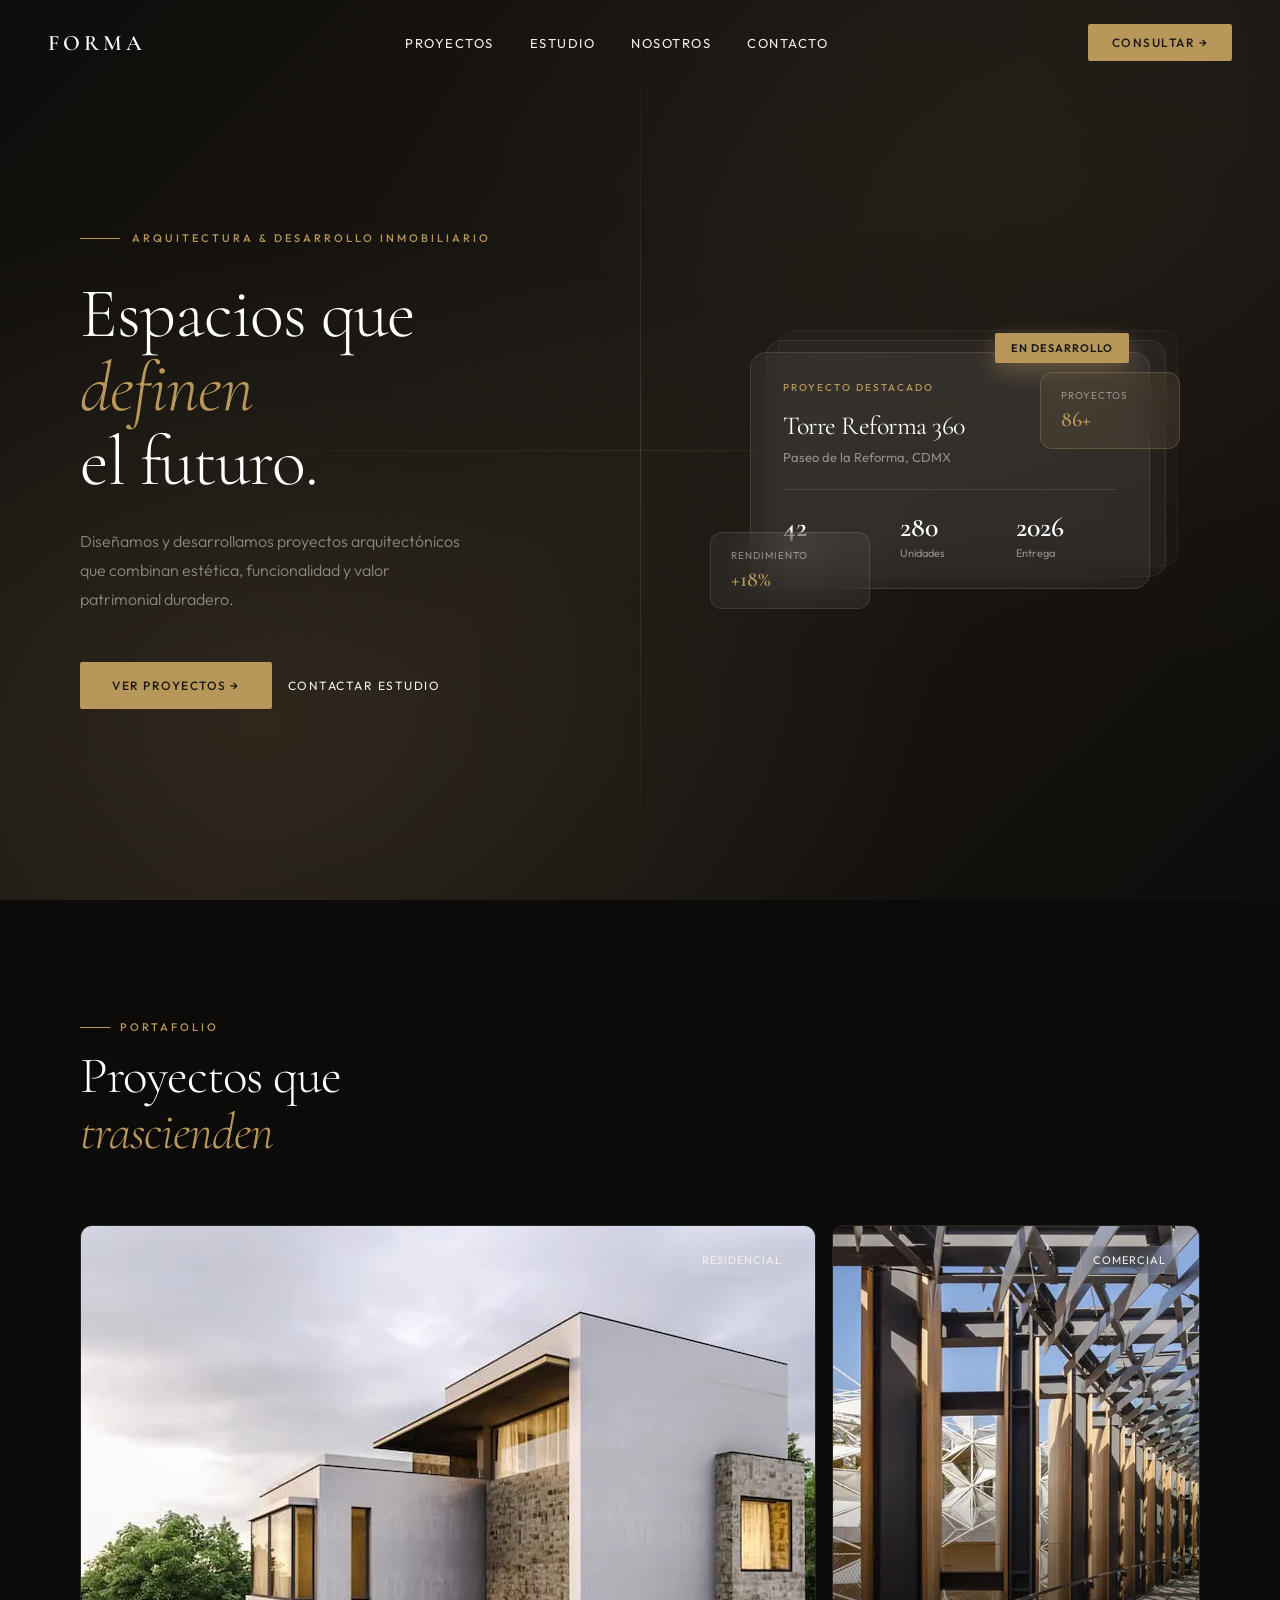
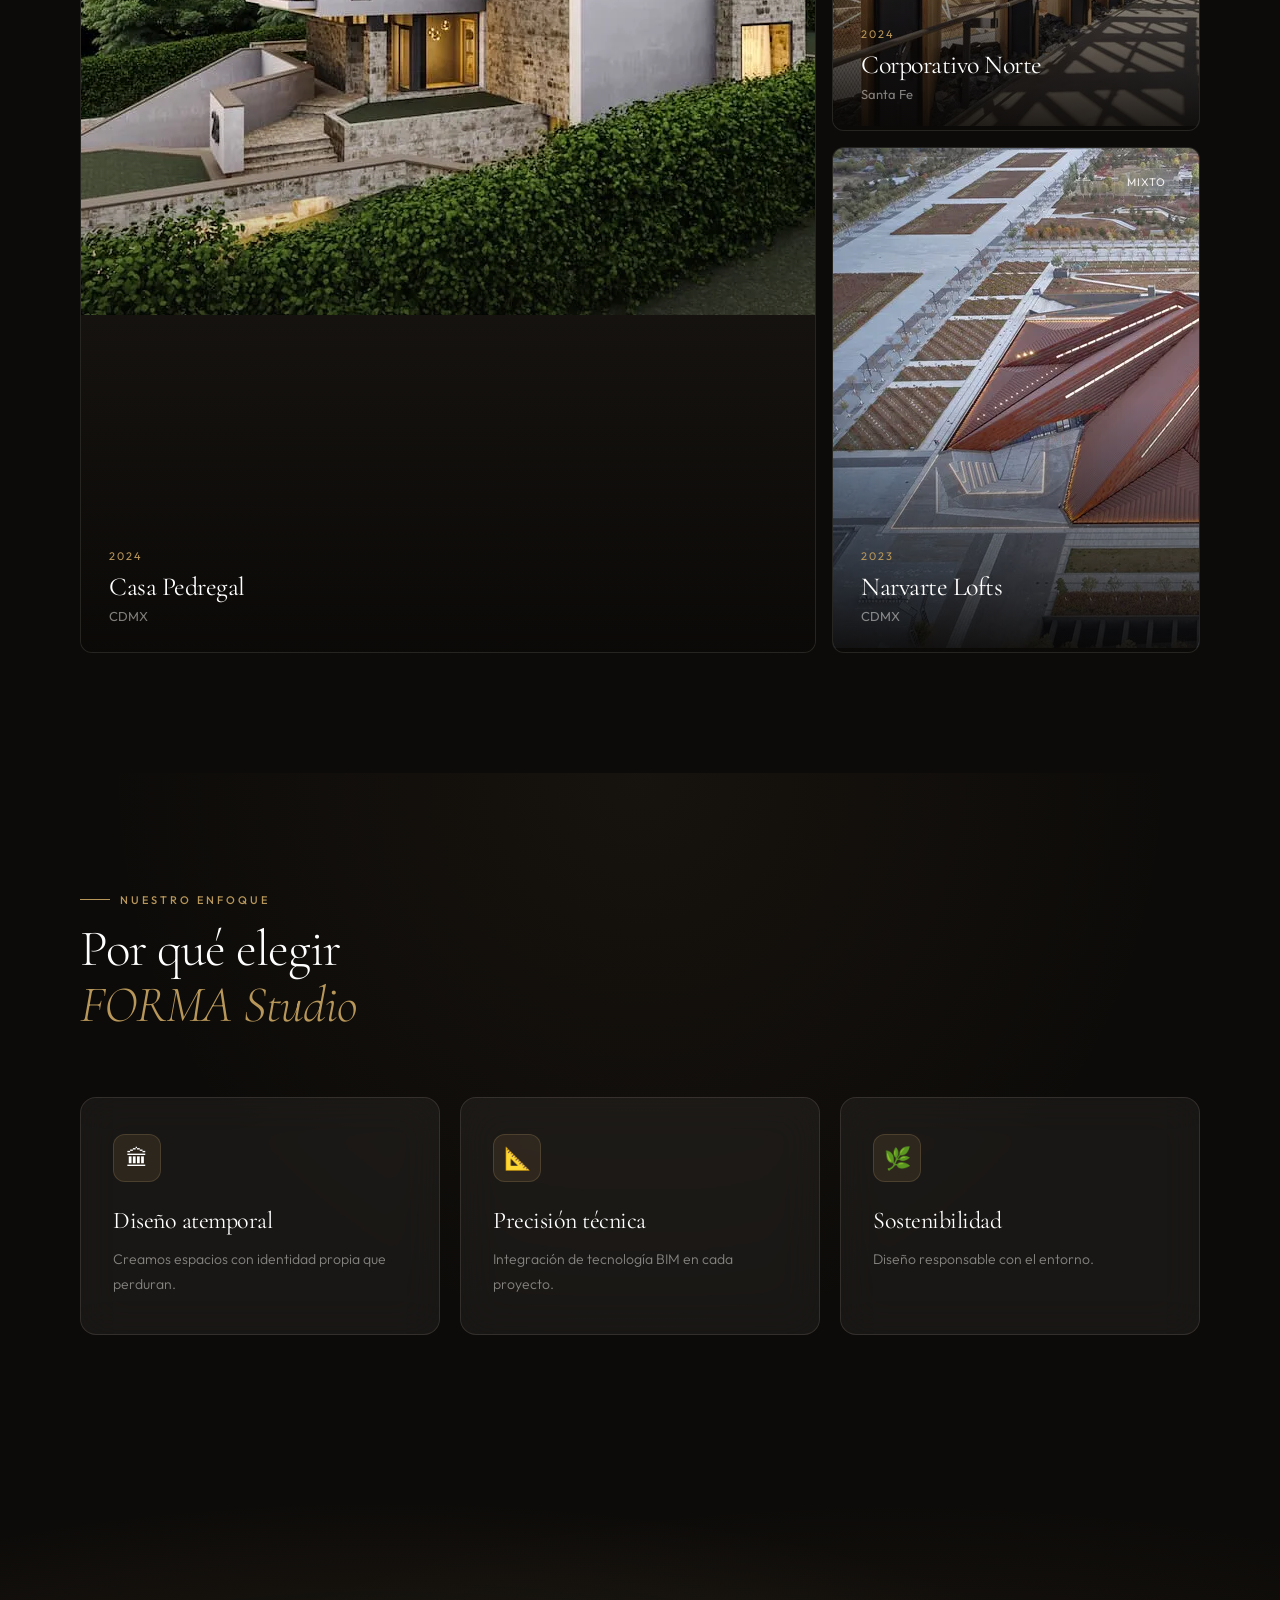
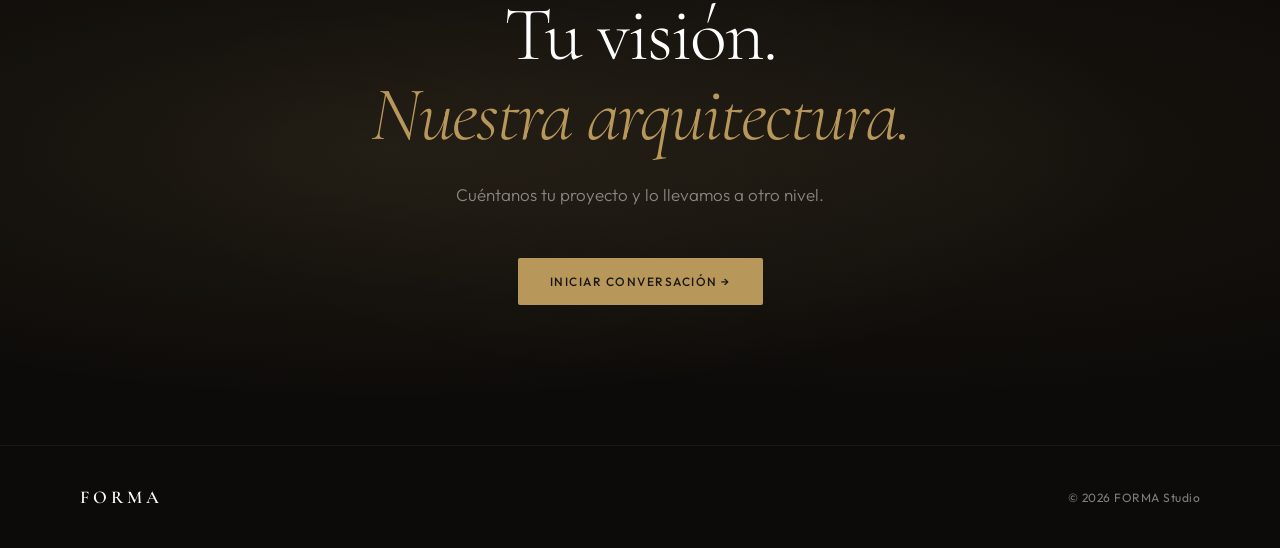
<file: Index.html>
<!DOCTYPE html>
<html lang="es">
<head>
  <meta charset="UTF-8">
  <meta name="viewport" content="width=device-width, initial-scale=1.0">
  <title>FORMA Studio | Arquitectura & Desarrollo Inmobiliario</title>

  <link href="https://fonts.googleapis.com/css2?family=Cormorant+Garamond:ital,wght@0,300;0,400;0,600;1,300;1,400;1,600&family=Outfit:wght@300;400;500;600&display=swap" rel="stylesheet">
  <link rel="stylesheet" href="styles.css">
</head>

<body>


<!-- NAVBAR -->
<header class="navbar" id="navbar">
  <a href="#" class="nav-brand">FORMA</a>
  <nav class="nav-links">
    <a href="#projects">Proyectos</a>
    <a href="#features">Estudio</a>
    <a href="#stats">Nosotros</a>
    <a href="#cta">Contacto</a>
  </nav>
  <a href="https://wa.me/5215525051050" class="nav-cta" target="_blank">Consultar →</a>
</header>

<main>

<!-- HERO -->
<section class="hero">
  <div class="hero-bg"></div>
  <div class="hero-lines"></div>

  <div class="hero-left">
    <div class="hero-tag">
      <div class="hero-tag-line"></div>
      Arquitectura & Desarrollo Inmobiliario
    </div>

    <h1 class="hero-title">
      Espacios que<br>
      <em>definen</em><br>
      el futuro.
    </h1>

    <p class="hero-desc">
      Diseñamos y desarrollamos proyectos arquitectónicos que combinan estética, funcionalidad y valor patrimonial duradero.
    </p>

    <div class="hero-actions">
      <a href="#projects" class="btn-primary">Ver proyectos →</a>
      <a href="https://wa.me/5215525051050" class="btn-ghost" target="_blank">Contactar estudio</a>
    </div>
  </div>

  <div class="hero-right">
    <div class="glass-stack">

      <div class="glass-card-behind-2"></div>
      <div class="glass-card-behind"></div>

      <div class="glass-card">
        <div class="glass-badge">En desarrollo</div>
        <div class="glass-label">Proyecto destacado</div>
        <div class="glass-project-title">Torre Reforma 360</div>
        <div class="glass-project-sub">Paseo de la Reforma, CDMX</div>

        <div class="glass-stats">
          <div>
            <div class="glass-stat-num">42</div>
            <div class="glass-stat-label">Pisos</div>
          </div>
          <div>
            <div class="glass-stat-num">280</div>
            <div class="glass-stat-label">Unidades</div>
          </div>
          <div>
            <div class="glass-stat-num">2026</div>
            <div class="glass-stat-label">Entrega</div>
          </div>
        </div>
      </div>

      <div class="float-card-1">
        <div class="float-label">Rendimiento</div>
        <div class="float-value">+18%</div>
      </div>

      <div class="float-card-2">
        <div class="float-label">Proyectos</div>
        <div class="float-value">86+</div>
      </div>

    </div>
  </div>
</section>

<!-- PROJECTS -->
<section id="projects" class="projects-section">

  <div class="section-header">
    <div>
      <div class="section-eyebrow">Portafolio</div>
      <h2 class="section-title">Proyectos que<br><em>trascienden</em></h2>
    </div>
  </div>

  <div class="projects-grid">

    <!-- GRANDE -->
    <div class="project-card project-card-tall">
      <img src="image1.jpg" class="project-img" alt="">
      <div class="project-overlay"></div>

      <div class="project-tag">Residencial</div>

      <div class="project-content">
        <div class="project-year">2024</div>
        <div class="project-name">Casa Pedregal</div>
        <div class="project-location">CDMX</div>
      </div>
    </div>

    <!-- CARD 2 -->
    <div class="project-card">
      <img src="image2.jpg" class="project-img" alt="">
      <div class="project-overlay"></div>

      <div class="project-tag">Comercial</div>

      <div class="project-content">
        <div class="project-year">2024</div>
        <div class="project-name">Corporativo Norte</div>
        <div class="project-location">Santa Fe</div>
      </div>
    </div>

    <!-- CARD 3 -->
    <div class="project-card">
      <img src="image3.jpg" class="project-img" alt="">
      <div class="project-overlay"></div>

      <div class="project-tag">Mixto</div>

      <div class="project-content">
        <div class="project-year">2023</div>
        <div class="project-name">Narvarte Lofts</div>
        <div class="project-location">CDMX</div>
      </div>
    </div>

  </div>

</section>

<!-- FEATURES -->
<section id="features" class="features-section">

  <div style="max-width:1240px; margin:0 auto;">

    <div class="section-eyebrow">Nuestro enfoque</div>

    <h2 class="section-title">
      Por qué elegir<br><em>FORMA Studio</em>
    </h2>

    <div class="features-grid">

      <div class="feature-card">
        <div class="feature-icon">🏛</div>
        <div class="feature-title">Diseño atemporal</div>
        <p class="feature-desc">Creamos espacios con identidad propia que perduran.</p>
      </div>

      <div class="feature-card">
        <div class="feature-icon">📐</div>
        <div class="feature-title">Precisión técnica</div>
        <p class="feature-desc">Integración de tecnología BIM en cada proyecto.</p>
      </div>

      <div class="feature-card">
        <div class="feature-icon">🌿</div>
        <div class="feature-title">Sostenibilidad</div>
        <p class="feature-desc">Diseño responsable con el entorno.</p>
      </div>

    </div>

  </div>

</section>

<!-- CTA -->
<section id="cta" class="final-cta">

  <div class="final-cta-bg"></div>

  <div class="final-cta-inner">

    <h2 class="final-title">
      Tu visión.<br><em>Nuestra arquitectura.</em>
    </h2>

    <p class="final-desc">
      Cuéntanos tu proyecto y lo llevamos a otro nivel.
    </p>

    <a href="https://wa.me/5215525051050" class="btn-primary" target="_blank">
      Iniciar conversación →
    </a>

  </div>

</section>

</main>

<footer>
  <div class="footer-brand">FORMA</div>
  <div class="footer-copy">© 2026 FORMA Studio</div>
</footer>

<script src="script.js"></script>

</body>
</html>
</file>
<file: styles.css>
/* ── RESET & BASE ─────────────────────────────────────────── */
    *, *::before, *::after { box-sizing: border-box; margin: 0; padding: 0; }
    html { scroll-behavior: smooth; }

   :root {
  /* Paleta Orgánica: Inspirada en materiales nobles (Mármol, Arena, Piedra) */
  --sand: #ece3d9;    /* Un toque más brillante para fondos limpios */
  --sand-2: #d4c8b8;
  --stone: #8a7d6e;
  
  /* Profundidad: Negros con un tinte café muy sutil (Coffee-Black) */
  /* Esto hace que el modo oscuro se sienta cálido, no frío */
  --dark: #1a1714;
  --darker: #0d0b09;

  /* Glassmorphism: Optimizado para el estilo "Stone" */
  /* El borde ahora tiene un tinte arena para que parezca cristal satinado */
  --glass: rgba(255, 255, 255, 0.05);
  --glass-border: rgba(232, 221, 208, 0.12); 
  --glass-hover: rgba(232, 221, 208, 0.18);

  /* Acento: "Old Gold" (Oro Viejo) */
  --accent: #b8975a;  /* Un poco más profundo para que resalte sobre el arena */
  --accent-light: rgba(184, 151, 90, 0.12);

  /* Tipografía: Usando Off-whites para mantener la calidez */
  --white-80: #f4f1ee; 
  --white-50: rgba(244, 241, 238, 0.50);
  --white-20: rgba(244, 241, 238, 0.20);

  /* Fuentes: La combinación perfecta de lujo */
  --font-display: 'Cormorant Garamond', Georgia, serif; /* Elegancia clásica */
  --font-body: 'Outfit', system-ui, sans-serif;         /* Modernidad técnica */
}

    body {
      font-family: var(--font-body);
      background: var(--darker);
      color: white;
      overflow-x: hidden;
      -webkit-font-smoothing: antialiased;
      cursor: default;
    }


    /* ── NAVBAR ───────────────────────────────────────────────── */
    .navbar {
      position: fixed;
      top: 0; left: 0; right: 0;
      z-index: 1000;
      padding: 24px 48px;
      display: flex;
      align-items: center;
      justify-content: space-between;
      transition: all 0.5s ease;
    }

    .navbar.scrolled {
      padding: 16px 48px;
      background: rgba(15,13,11,0.7);
      backdrop-filter: blur(24px);
      -webkit-backdrop-filter: blur(24px);
      border-bottom: 1px solid var(--glass-border);
    }

    .nav-brand {
      font-family: var(--font-display);
      font-size: 22px;
      font-weight: 600;
      letter-spacing: 4px;
      text-transform: uppercase;
      color: white;
      text-decoration: none;
    }

    .nav-links {
      display: flex;
      gap: 36px;
    }

    .nav-links a {
      font-size: 13px;
      font-weight: 400;
      letter-spacing: 1.5px;
      text-transform: uppercase;
      color: var(--white-80);
      text-decoration: none;
      transition: color 0.3s;
    }

    .nav-links a:hover { color: var(--accent); }

    .nav-cta {
      font-size: 12px;
      font-weight: 500;
      letter-spacing: 1.5px;
      text-transform: uppercase;
      color: var(--dark);
      background: var(--accent);
      padding: 11px 24px;
      border-radius: 2px;
      text-decoration: none;
      transition: all 0.3s ease;
    }

    .nav-cta:hover {
      background: var(--sand);
      transform: translateY(-1px);
    }

    /* ── HERO ─────────────────────────────────────────────────── */
    .hero {
      min-height: 100vh;
      display: grid;
      grid-template-columns: 1fr 1fr;
      position: relative;
      overflow: hidden;
    }

    .hero-bg {
      position: absolute;
      inset: 0;
      background:
        radial-gradient(ellipse at 20% 80%, rgba(201,169,110,0.12) 0%, transparent 50%),
        radial-gradient(ellipse at 80% 20%, rgba(201,169,110,0.06) 0%, transparent 50%),
        linear-gradient(135deg, #0f0d0b 0%, #1a1612 50%, #0f0d0b 100%);
    }

    /* Architectural lines decoration */
    .hero-lines {
      position: absolute;
      inset: 0;
      pointer-events: none;
      overflow: hidden;
    }

    .hero-lines::before {
      content: '';
      position: absolute;
      top: 0; bottom: 0;
      left: 50%;
      width: 1px;
      background: linear-gradient(to bottom, transparent, rgba(201,169,110,0.2), transparent);
    }

    .hero-lines::after {
      content: '';
      position: absolute;
      left: 0; right: 0;
      top: 50%;
      height: 1px;
      background: linear-gradient(to right, transparent, rgba(201,169,110,0.1), transparent);
    }

    .hero-left {
      position: relative;
      z-index: 1;
      display: flex;
      flex-direction: column;
      justify-content: center;
      padding: 120px 60px 80px 80px;
    }

    .hero-tag {
      display: flex;
      align-items: center;
      gap: 12px;
      font-size: 11px;
      font-weight: 500;
      letter-spacing: 3px;
      text-transform: uppercase;
      color: var(--accent);
      margin-bottom: 32px;
      opacity: 0;
      animation: fadeUp 0.8s ease 0.2s forwards;
    }

    .hero-tag-line {
      width: 40px;
      height: 1px;
      background: var(--accent);
    }

    .hero-title {
      font-family: var(--font-display);
      font-size: clamp(52px, 5.5vw, 88px);
      font-weight: 300;
      line-height: 1.05;
      letter-spacing: -1px;
      margin-bottom: 28px;
      opacity: 0;
      animation: fadeUp 0.8s ease 0.4s forwards;
    }

    .hero-title em {
      font-style: italic;
      color: var(--accent);
    }

    .hero-desc {
      font-size: 16px;
      font-weight: 300;
      color: var(--white-50);
      line-height: 1.8;
      max-width: 380px;
      margin-bottom: 48px;
      opacity: 0;
      animation: fadeUp 0.8s ease 0.6s forwards;
    }

    .hero-actions {
      display: flex;
      gap: 16px;
      align-items: center;
      opacity: 0;
      animation: fadeUp 0.8s ease 0.8s forwards;
    }

    .btn-primary {
      font-size: 12px;
      font-weight: 500;
      letter-spacing: 1.5px;
      text-transform: uppercase;
      color: var(--dark);
      background: var(--accent);
      padding: 16px 32px;
      border-radius: 2px;
      text-decoration: none;
      transition: all 0.3s ease;
      display: inline-flex;
      align-items: center;
      gap: 10px;
    }

    .btn-primary:hover {
      background: var(--sand);
      transform: translateY(-2px);
      box-shadow: 0 12px 32px rgba(201,169,110,0.25);
    }

    .btn-ghost {
      font-size: 12px;
      font-weight: 400;
      letter-spacing: 1.5px;
      text-transform: uppercase;
      color: var(--white-80);
      text-decoration: none;
      display: inline-flex;
      align-items: center;
      gap: 8px;
      transition: color 0.3s;
    }

    .btn-ghost:hover { color: var(--accent); }

    .hero-right {
      position: relative;
      z-index: 1;
      display: flex;
      align-items: center;
      justify-content: center;
      padding: 120px 80px 80px 60px;
    }

    /* Glass card stack */
    .glass-stack {
      position: relative;
      width: 100%;
      max-width: 400px;
    }

    .glass-card {
      background: var(--glass);
      border: 1px solid var(--glass-border);
      backdrop-filter: blur(20px);
      -webkit-backdrop-filter: blur(20px);
      border-radius: 16px;
      padding: 28px 32px;
      position: relative;
      transition: all 0.4s ease;
    }

    .glass-card:hover {
      background: var(--glass-hover);
      transform: translateY(-4px);
      box-shadow: 0 24px 48px rgba(0,0,0,0.3);
    }

    .glass-card-behind {
      position: absolute;
      top: -12px;
      left: 16px;
      right: -16px;
      bottom: 12px;
      background: rgba(255,255,255,0.04);
      border: 1px solid rgba(255,255,255,0.07);
      border-radius: 16px;
      z-index: -1;
    }

    .glass-card-behind-2 {
      position: absolute;
      top: -22px;
      left: 28px;
      right: -28px;
      bottom: 22px;
      background: rgba(255,255,255,0.02);
      border: 1px solid rgba(255,255,255,0.04);
      border-radius: 16px;
      z-index: -2;
    }

    .glass-label {
      font-size: 10px;
      font-weight: 500;
      letter-spacing: 2px;
      text-transform: uppercase;
      color: var(--accent);
      margin-bottom: 16px;
    }

    .glass-project-title {
      font-family: var(--font-display);
      font-size: 26px;
      font-weight: 400;
      letter-spacing: -0.5px;
      margin-bottom: 8px;
    }

    .glass-project-sub {
      font-size: 13px;
      color: var(--white-50);
      margin-bottom: 24px;
    }

    .glass-stats {
      display: grid;
      grid-template-columns: repeat(3, 1fr);
      gap: 16px;
      padding-top: 20px;
      border-top: 1px solid var(--glass-border);
    }

    .glass-stat-num {
      font-family: var(--font-display);
      font-size: 28px;
      font-weight: 600;
      color: white;
    }

    .glass-stat-label {
      font-size: 11px;
      color: var(--white-50);
      margin-top: 2px;
    }

    /* Floating badge */
    .glass-badge {
      position: absolute;
      top: -20px;
      right: 20px;
      background: var(--accent);
      color: var(--dark);
      font-size: 11px;
      font-weight: 600;
      letter-spacing: 1px;
      text-transform: uppercase;
      padding: 8px 16px;
      border-radius: 2px;
      box-shadow: 0 8px 24px rgba(201,169,110,0.35);
    }

    /* Scroll float cards */
    .float-card-1 {
      position: absolute;
      bottom: -20px;
      left: -40px;
      width: 160px;
      background: var(--glass);
      border: 1px solid var(--glass-border);
      backdrop-filter: blur(20px);
      -webkit-backdrop-filter: blur(20px);
      border-radius: 12px;
      padding: 16px 20px;
      animation: floatCard 3s ease-in-out infinite;
    }

    .float-card-2 {
      position: absolute;
      top: 20px;
      right: -30px;
      width: 140px;
      background: rgba(201,169,110,0.1);
      border: 1px solid rgba(201,169,110,0.25);
      backdrop-filter: blur(20px);
      -webkit-backdrop-filter: blur(20px);
      border-radius: 12px;
      padding: 16px 20px;
      animation: floatCard 3s ease-in-out 1.5s infinite;
    }

    .float-label { font-size: 10px; color: var(--white-50); letter-spacing: 1px; text-transform: uppercase; }
    .float-value { font-family: var(--font-display); font-size: 22px; font-weight: 600; color: var(--accent); margin-top: 4px; }

    @keyframes floatCard {
      0%, 100% { transform: translateY(0px); }
      50% { transform: translateY(-8px); }
    }

    /* ── MARQUEE ──────────────────────────────────────────────── */
    .marquee-section {
      padding: 28px 0;
      border-top: 1px solid rgba(255,255,255,0.06);
      border-bottom: 1px solid rgba(255,255,255,0.06);
      overflow: hidden;
      background: rgba(201,169,110,0.04);
    }

    .marquee-track {
      display: flex;
      gap: 60px;
      animation: marquee 20s linear infinite;
      white-space: nowrap;
    }

    .marquee-item {
      font-family: var(--font-display);
      font-size: 13px;
      font-weight: 300;
      letter-spacing: 3px;
      text-transform: uppercase;
      color: var(--white-50);
      display: flex;
      align-items: center;
      gap: 20px;
      flex-shrink: 0;
    }

    .marquee-dot { width: 4px; height: 4px; border-radius: 50%; background: var(--accent); }

    @keyframes marquee {
      from { transform: translateX(0); }
      to { transform: translateX(-50%); }
    }

    /* ── PROJECTS GRID ────────────────────────────────────────── */
    .projects-section {
      padding: 120px 80px;
      max-width: 1400px;
      margin: 0 auto;
    }

    .section-header {
      display: flex;
      justify-content: space-between;
      align-items: flex-end;
      margin-bottom: 64px;
    }

    .section-eyebrow {
      font-size: 11px;
      font-weight: 500;
      letter-spacing: 3px;
      text-transform: uppercase;
      color: var(--accent);
      margin-bottom: 14px;
      display: flex;
      align-items: center;
      gap: 10px;
    }

    .section-eyebrow::before {
      content: '';
      width: 30px;
      height: 1px;
      background: var(--accent);
    }

    .section-title {
      font-family: var(--font-display);
      font-size: clamp(36px, 4vw, 58px);
      font-weight: 300;
      line-height: 1.1;
      letter-spacing: -1px;
    }

    .section-title em { font-style: italic; color: var(--accent); }

    .section-link {
      font-size: 12px;
      font-weight: 400;
      letter-spacing: 1.5px;
      text-transform: uppercase;
      color: var(--white-50);
      text-decoration: none;
      display: flex;
      align-items: center;
      gap: 8px;
      transition: color 0.3s;
      white-space: nowrap;
    }

    .section-link:hover { color: var(--accent); }

    .projects-grid {
      display: grid;
      grid-template-columns: 2fr 1fr;
      grid-template-rows: auto auto;
      gap: 16px;
    }

    .project-card {
      position: relative;
      border-radius: 12px;
      overflow: hidden;
      background: var(--dark);
      border: 1px solid rgba(255,255,255,0.06);
      aspect-ratio: auto;
      min-height: 320px;
      transition: transform 0.5s ease, box-shadow 0.5s ease;
      cursor: none;
    }

    .project-card:hover { transform: translateY(-4px); box-shadow: 0 32px 64px rgba(0,0,0,0.4); }

    .project-card-tall { min-height: 520px; grid-row: span 2; }

    .project-img-placeholder {
      position: absolute;
      inset: 0;
      background: linear-gradient(135deg, #1a1612, #2a2218);
    }

    .project-img-placeholder::before {
      content: '';
      position: absolute;
      inset: 0;
      background: linear-gradient(135deg,
        rgba(201,169,110,0.08) 0%,
        transparent 60%,
        rgba(201,169,110,0.04) 100%);
    }

    /* Architectural grid pattern */
    .project-img-placeholder::after {
      content: '';
      position: absolute;
      inset: 0;
      background-image:
        linear-gradient(rgba(201,169,110,0.05) 1px, transparent 1px),
        linear-gradient(90deg, rgba(201,169,110,0.05) 1px, transparent 1px);
      background-size: 40px 40px;
    }

    .project-overlay {
      position: absolute;
      inset: 0;
      background: linear-gradient(to top, rgba(10,8,6,0.9) 0%, transparent 50%);
      z-index: 1;
    }

    .project-content {
      position: absolute;
      bottom: 0;
      left: 0;
      right: 0;
      padding: 28px 28px 28px;
      z-index: 2;
    }

    .project-year {
      font-size: 11px;
      letter-spacing: 2px;
      color: var(--accent);
      text-transform: uppercase;
      margin-bottom: 8px;
    }

    .project-name {
      font-family: var(--font-display);
      font-size: 26px;
      font-weight: 400;
      letter-spacing: -0.5px;
      margin-bottom: 6px;
    }

    .project-location {
      font-size: 13px;
      color: var(--white-50);
    }

    .project-tag {
      position: absolute;
      top: 20px;
      right: 20px;
      z-index: 2;
      background: var(--glass);
      border: 1px solid var(--glass-border);
      backdrop-filter: blur(12px);
      -webkit-backdrop-filter: blur(12px);
      font-size: 11px;
      letter-spacing: 1px;
      text-transform: uppercase;
      color: var(--white-80);
      padding: 6px 12px;
      border-radius: 4px;
    }

    /* ── GLASS FEATURES ───────────────────────────────────────── */
    .features-section {
      padding: 120px 80px;
      background: radial-gradient(ellipse at 50% 0%, rgba(201,169,110,0.05) 0%, transparent 60%);
      position: relative;
    }

    .features-grid {
      max-width: 1240px;
      margin: 0 auto;
      display: grid;
      grid-template-columns: repeat(3, 1fr);
      gap: 20px;
      margin-top: 64px;
    }

    .feature-card {
      background: var(--glass);
      border: 1px solid var(--glass-border);
      backdrop-filter: blur(20px);
      -webkit-backdrop-filter: blur(20px);
      border-radius: 16px;
      padding: 36px 32px;
      transition: all 0.4s ease;
      position: relative;
      overflow: hidden;
    }

    .feature-card::before {
      content: '';
      position: absolute;
      top: 0;
      left: 0;
      right: 0;
      height: 1px;
      background: linear-gradient(to right, transparent, rgba(201,169,110,0.4), transparent);
      opacity: 0;
      transition: opacity 0.4s;
    }

    .feature-card:hover {
      background: var(--glass-hover);
      transform: translateY(-6px);
      box-shadow: 0 24px 48px rgba(0,0,0,0.25), 0 0 0 1px rgba(201,169,110,0.1);
    }

    .feature-card:hover::before { opacity: 1; }

    .feature-icon {
      width: 48px;
      height: 48px;
      border-radius: 12px;
      background: var(--accent-light);
      border: 1px solid rgba(201,169,110,0.2);
      display: flex;
      align-items: center;
      justify-content: center;
      font-size: 22px;
      margin-bottom: 24px;
    }

    .feature-title {
      font-family: var(--font-display);
      font-size: 24px;
      font-weight: 400;
      letter-spacing: -0.5px;
      margin-bottom: 12px;
    }

    .feature-desc {
      font-size: 14px;
      font-weight: 300;
      color: var(--white-50);
      line-height: 1.8;
    }

    /* ── STATS GLASS ──────────────────────────────────────────── */
    .stats-section {
      padding: 100px 80px;
      max-width: 1240px;
      margin: 0 auto;
    }

    .stats-glass {
      background: var(--glass);
      border: 1px solid var(--glass-border);
      backdrop-filter: blur(30px);
      -webkit-backdrop-filter: blur(30px);
      border-radius: 24px;
      padding: 60px;
      display: grid;
      grid-template-columns: repeat(4, 1fr);
      gap: 40px;
      position: relative;
      overflow: hidden;
    }

    .stats-glass::before {
      content: '';
      position: absolute;
      top: 0; left: 0; right: 0;
      height: 1px;
      background: linear-gradient(to right, transparent, rgba(201,169,110,0.4), transparent);
    }

    .stat-item { text-align: center; }

    .stat-divider {
      width: 1px;
      background: var(--glass-border);
      align-self: stretch;
    }

    .stat-num {
      font-family: var(--font-display);
      font-size: 56px;
      font-weight: 300;
      color: white;
      letter-spacing: -2px;
      line-height: 1;
      margin-bottom: 8px;
    }

    .stat-accent { color: var(--accent); }

    .stat-text {
      font-size: 13px;
      color: var(--white-50);
      letter-spacing: 0.5px;
    }

    /* ── CTA FINAL ────────────────────────────────────────────── */
    .final-cta {
      padding: 140px 80px;
      text-align: center;
      position: relative;
      overflow: hidden;
    }

    .final-cta-bg {
      position: absolute;
      inset: 0;
      background:
        radial-gradient(ellipse at 30% 50%, rgba(201,169,110,0.1) 0%, transparent 60%),
        radial-gradient(ellipse at 70% 50%, rgba(201,169,110,0.06) 0%, transparent 60%);
    }

    .final-cta-inner {
      position: relative;
      z-index: 1;
      max-width: 720px;
      margin: 0 auto;
    }

    .final-title {
      font-family: var(--font-display);
      font-size: clamp(44px, 6vw, 80px);
      font-weight: 300;
      line-height: 1.05;
      letter-spacing: -2px;
      margin-bottom: 24px;
    }

    .final-title em { font-style: italic; color: var(--accent); }

    .final-desc {
      font-size: 17px;
      font-weight: 300;
      color: var(--white-50);
      line-height: 1.8;
      margin-bottom: 48px;
    }

    /* ── FOOTER ───────────────────────────────────────────────── */
    footer {
      padding: 40px 80px;
      border-top: 1px solid rgba(255,255,255,0.06);
      display: flex;
      justify-content: space-between;
      align-items: center;
    }

    .footer-brand {
      font-family: var(--font-display);
      font-size: 18px;
      font-weight: 600;
      letter-spacing: 4px;
      text-transform: uppercase;
    }

    .footer-copy {
      font-size: 12px;
      color: var(--white-50);
      letter-spacing: 0.5px;
    }

    /* ── ANIMATIONS ───────────────────────────────────────────── */
    @keyframes fadeUp {
      from { opacity: 0; transform: translateY(24px); }
      to { opacity: 1; transform: translateY(0); }
    }

    .reveal {
      opacity: 0;
      transform: translateY(32px);
      transition: opacity 0.8s ease, transform 0.8s ease;
    }

    .reveal.visible { opacity: 1; transform: translateY(0); }
    .reveal-delay-1 { transition-delay: 0.1s; }
    .reveal-delay-2 { transition-delay: 0.2s; }
    .reveal-delay-3 { transition-delay: 0.3s; }


    /* ── PROJECT FILTERS ──────────────────────────────────────── */
    .project-filters {
      display: flex;
      gap: 8px;
      justify-content: center;
      flex-wrap: wrap;
      margin-bottom: 48px;
    }
    .filter-btn {
      font-family: var(--font-body);
      font-size: 12px;
      letter-spacing: 1.5px;
      text-transform: uppercase;
      color: var(--white-50);
      background: transparent;
      border: 1px solid transparent;
      padding: 10px 22px;
      border-radius: 2px;
      cursor: pointer;
      transition: all 0.25s;
    }
    .filter-btn:hover { color: var(--white-80); border-color: var(--glass-border); }
    .filter-btn.active { color: var(--accent); border-color: rgba(184,151,90,0.35); background: rgba(184,151,90,0.06); }

    .project-card { cursor: pointer; }
    .project-card.hidden-filter { display: none; }

    .project-detail-btn {
      display: inline-flex;
      margin-top: 10px;
      font-size: 11px;
      letter-spacing: 1.5px;
      text-transform: uppercase;
      color: var(--accent);
      background: none;
      border: 1px solid rgba(184,151,90,0.35);
      padding: 8px 16px;
      border-radius: 2px;
      cursor: pointer;
      transition: all 0.25s;
      font-family: var(--font-body);
    }
    .project-detail-btn:hover { background: rgba(184,151,90,0.1); }

    /* ── MODAL ────────────────────────────────────────────────── */
    .project-modal {
      position: fixed;
      inset: 0;
      z-index: 2000;
      display: flex;
      align-items: center;
      justify-content: center;
      opacity: 0;
      pointer-events: none;
      transition: opacity 0.35s;
    }
    .project-modal.open { opacity: 1; pointer-events: all; }
    .modal-backdrop {
      position: absolute;
      inset: 0;
      background: rgba(5,4,3,0.88);
      backdrop-filter: blur(8px);
      cursor: pointer;
    }
    .modal-panel {
      position: relative;
      z-index: 1;
      background: #1a1714;
      border: 1px solid var(--glass-border);
      border-radius: 16px;
      max-width: 860px;
      width: 90%;
      max-height: 90vh;
      overflow-y: auto;
      display: grid;
      grid-template-columns: 1fr 1fr;
      transform: translateY(24px);
      transition: transform 0.35s var(--ease, cubic-bezier(0.16,1,0.3,1));
    }
    .project-modal.open .modal-panel { transform: translateY(0); }
    .modal-close {
      position: absolute;
      top: 16px; right: 16px;
      background: var(--glass);
      border: 1px solid var(--glass-border);
      color: var(--white-80);
      width: 36px; height: 36px;
      border-radius: 50%;
      cursor: pointer;
      font-size: 14px;
      z-index: 2;
      transition: all 0.2s;
    }
    .modal-close:hover { background: var(--glass-hover); }
    .modal-img-wrap { position: relative; min-height: 300px; }
    .modal-img { width: 100%; height: 100%; object-fit: cover; border-radius: 16px 0 0 16px; }
    .modal-tag {
      position: absolute;
      top: 16px; left: 16px;
      font-size: 10px;
      letter-spacing: 1.5px;
      text-transform: uppercase;
      background: var(--glass);
      border: 1px solid var(--glass-border);
      color: var(--accent);
      padding: 5px 12px;
      border-radius: 2px;
      backdrop-filter: blur(10px);
    }
    .modal-body { padding: 40px 36px; display: flex; flex-direction: column; gap: 12px; }
    .modal-eyebrow { font-size: 11px; letter-spacing: 2px; color: var(--accent); text-transform: uppercase; }
    .modal-title { font-family: var(--font-display); font-size: 32px; font-weight: 300; letter-spacing: -0.5px; line-height: 1.1; }
    .modal-location { font-size: 13px; color: var(--white-50); }
    .modal-specs {
      display: grid;
      grid-template-columns: 1fr 1fr;
      gap: 12px;
      margin: 8px 0;
    }
    .modal-spec { background: var(--glass); border: 1px solid var(--glass-border); border-radius: 8px; padding: 12px 16px; }
    .modal-spec-val { font-family: var(--font-display); font-size: 22px; color: var(--accent); }
    .modal-spec-label { font-size: 11px; color: var(--white-50); margin-top: 2px; }
    .modal-desc { font-size: 14px; color: var(--white-50); line-height: 1.8; flex: 1; }

    /* ── ROI CALCULATOR ───────────────────────────────────────── */
    .roi-section {
      padding: 120px 80px;
      background: radial-gradient(ellipse at 0% 50%, rgba(184,151,90,0.07) 0%, transparent 60%);
      border-top: 1px solid var(--glass-border);
    }
    .roi-inner {
      max-width: 1240px;
      margin: 0 auto;
      display: grid;
      grid-template-columns: 1fr 1fr;
      gap: 80px;
      align-items: center;
    }
    .roi-desc { font-size: 15px; color: var(--white-50); line-height: 1.8; margin: 20px 0 12px; }
    .roi-disclaimer { font-size: 11px; color: var(--white-20); line-height: 1.6; }
    .roi-card {
      background: var(--glass);
      border: 1px solid var(--glass-border);
      border-radius: 16px;
      padding: 36px 32px;
      display: flex;
      flex-direction: column;
      gap: 24px;
    }
    .roi-field { display: flex; flex-direction: column; gap: 12px; }
    .roi-field label { font-size: 11px; letter-spacing: 1.5px; text-transform: uppercase; color: var(--white-50); }
    .roi-input-wrap { display: flex; align-items: center; gap: 8px; background: rgba(255,255,255,0.04); border: 1px solid var(--glass-border); border-radius: 6px; padding: 12px 16px; }
    .roi-prefix, .roi-suffix { font-size: 13px; color: var(--white-50); }
    .roi-input-wrap input { background: none; border: none; outline: none; color: white; font-size: 20px; font-family: var(--font-display); flex: 1; width: 100%; }
    input[type=range] { -webkit-appearance: none; width: 100%; height: 2px; background: var(--glass-border); border-radius: 2px; outline: none; }
    input[type=range]::-webkit-slider-thumb { -webkit-appearance: none; width: 16px; height: 16px; border-radius: 50%; background: var(--accent); cursor: pointer; }
    .roi-range-labels { display: flex; justify-content: space-between; font-size: 11px; color: var(--white-20); }
    .roi-type-grid, .roi-years-grid { display: grid; grid-template-columns: repeat(3,1fr); gap: 8px; }
    .roi-type, .roi-year {
      background: transparent;
      border: 1px solid var(--glass-border);
      color: var(--white-50);
      border-radius: 6px;
      padding: 10px 8px;
      cursor: pointer;
      font-family: var(--font-body);
      font-size: 12px;
      transition: all 0.2s;
      display: flex;
      flex-direction: column;
      align-items: center;
      gap: 2px;
    }
    .roi-type span { font-size: 10px; color: var(--accent); }
    .roi-type.active, .roi-year.active { border-color: rgba(184,151,90,0.5); background: rgba(184,151,90,0.08); color: var(--white-80); }
    .roi-year { font-size: 13px; }
    .roi-result { background: rgba(0,0,0,0.25); border-radius: 8px; padding: 20px; display: flex; flex-direction: column; gap: 10px; }
    .roi-result-row { display: flex; justify-content: space-between; font-size: 14px; color: var(--white-50); }
    .roi-gain { color: #6fcf97; }
    .roi-result-divider { height: 1px; background: var(--glass-border); }
    .roi-result-total { font-size: 16px; color: white; font-weight: 500; }
    .roi-result-total span:last-child { color: var(--accent); font-family: var(--font-display); font-size: 22px; }

    /* ── PRE-REGISTRO ─────────────────────────────────────────── */
    .prereg-section {
      padding: 120px 80px;
      background: radial-gradient(ellipse at 50% 100%, rgba(184,151,90,0.07) 0%, transparent 60%);
      border-top: 1px solid var(--glass-border);
      text-align: center;
    }
    .prereg-inner { max-width: 680px; margin: 0 auto; }
    .prereg-badge {
      display: inline-block;
      font-size: 11px;
      letter-spacing: 2px;
      text-transform: uppercase;
      color: var(--accent);
      border: 1px solid rgba(184,151,90,0.35);
      padding: 6px 18px;
      border-radius: 2px;
      margin-bottom: 32px;
    }
    .prereg-desc { font-size: 16px; color: var(--white-50); line-height: 1.8; margin: 20px 0 40px; }
    .prereg-form { text-align: left; }
    .prereg-fields {
      display: grid;
      grid-template-columns: 1fr 1fr;
      gap: 12px;
      margin-bottom: 16px;
    }
    .prereg-fields input,
    .prereg-fields select {
      background: var(--glass);
      border: 1px solid var(--glass-border);
      color: var(--white-80);
      border-radius: 6px;
      padding: 14px 16px;
      font-size: 14px;
      font-family: var(--font-body);
      outline: none;
      transition: border-color 0.2s;
      width: 100%;
    }
    .prereg-fields input::placeholder { color: var(--white-20); }
    .prereg-fields input:focus,
    .prereg-fields select:focus { border-color: rgba(184,151,90,0.5); }
    .prereg-fields select option { background: #1a1714; color: white; }
    .prereg-btn { width: 100%; justify-content: center; margin-top: 4px; }
    .prereg-note { font-size: 12px; color: var(--white-20); margin-top: 16px; text-align: center; }

    /* ── RESPONSIVE ───────────────────────────────────────────── */
    @media (max-width: 1024px) {
      .hero { grid-template-columns: 1fr; }
      .hero-right { display: none; }
      .hero-left { padding: 120px 40px 80px; }
      .projects-section, .features-section, .stats-section, .final-cta,
      .roi-section, .prereg-section { padding-left: 40px; padding-right: 40px; }
      .features-grid { grid-template-columns: 1fr 1fr; }
      .stats-glass { grid-template-columns: repeat(2, 1fr); }
      .stat-divider { display: none; }
      .projects-grid { grid-template-columns: 1fr; }
      .project-card-tall { grid-row: span 1; min-height: 320px; }
      footer { flex-direction: column; gap: 16px; text-align: center; padding: 32px 24px; }
      .roi-inner { grid-template-columns: 1fr; gap: 48px; }
      .modal-panel { grid-template-columns: 1fr; max-width: 480px; }
      .modal-img { border-radius: 16px 16px 0 0; height: 260px; }
    }

    @media (max-width: 768px) {
      body { cursor: auto; }
      .cursor, .cursor-follower { display: none; }
      .navbar { padding: 20px 24px; }
      .nav-links { display: none; }
      .hero-left { padding: 100px 24px 60px; }
      .projects-section, .features-section, .stats-section, .final-cta,
      .roi-section, .prereg-section { padding-left: 24px; padding-right: 24px; }
      .features-grid { grid-template-columns: 1fr; }
      .stats-glass { padding: 36px 24px; }
      .section-header { flex-direction: column; align-items: flex-start; gap: 20px; }
      .prereg-fields { grid-template-columns: 1fr; }
      .roi-type-grid { grid-template-columns: 1fr; gap: 6px; }
      .roi-type { flex-direction: row; justify-content: space-between; }
      .modal-panel { width: 96%; }
    }
</file>
